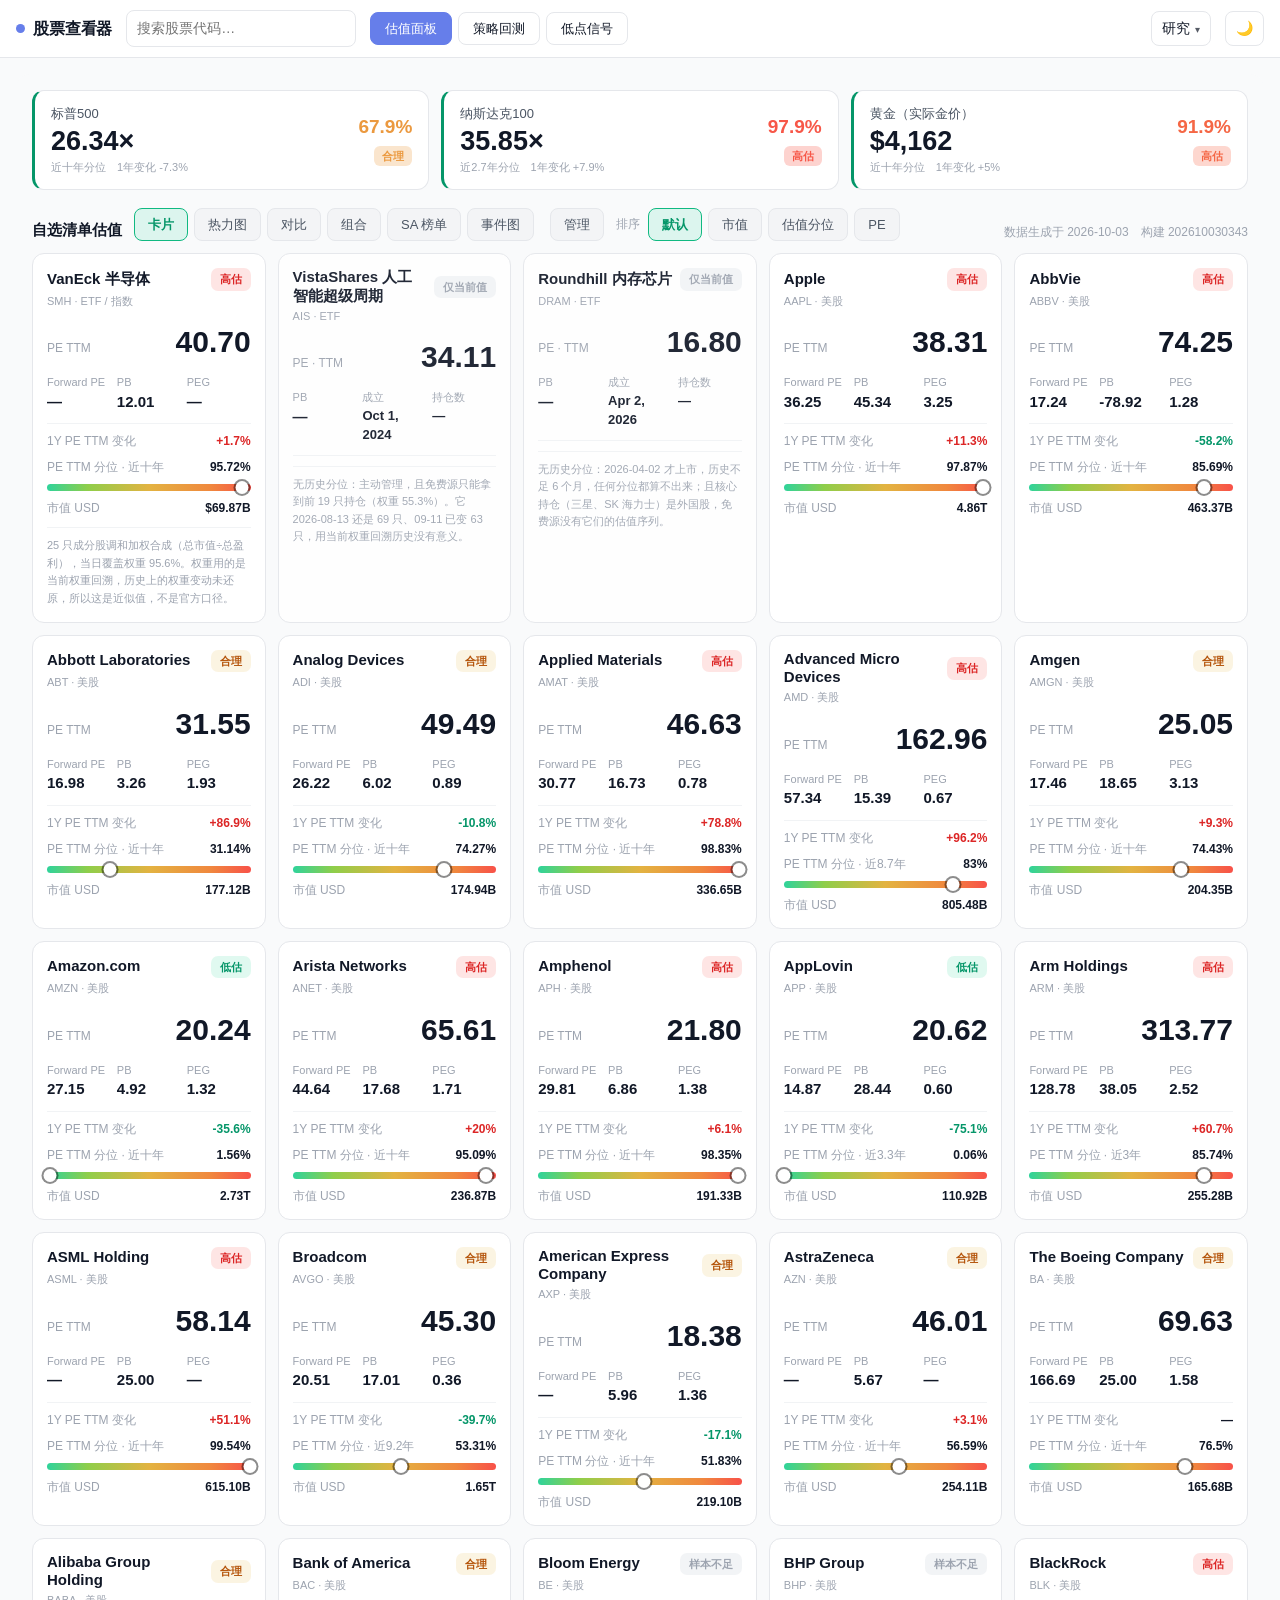
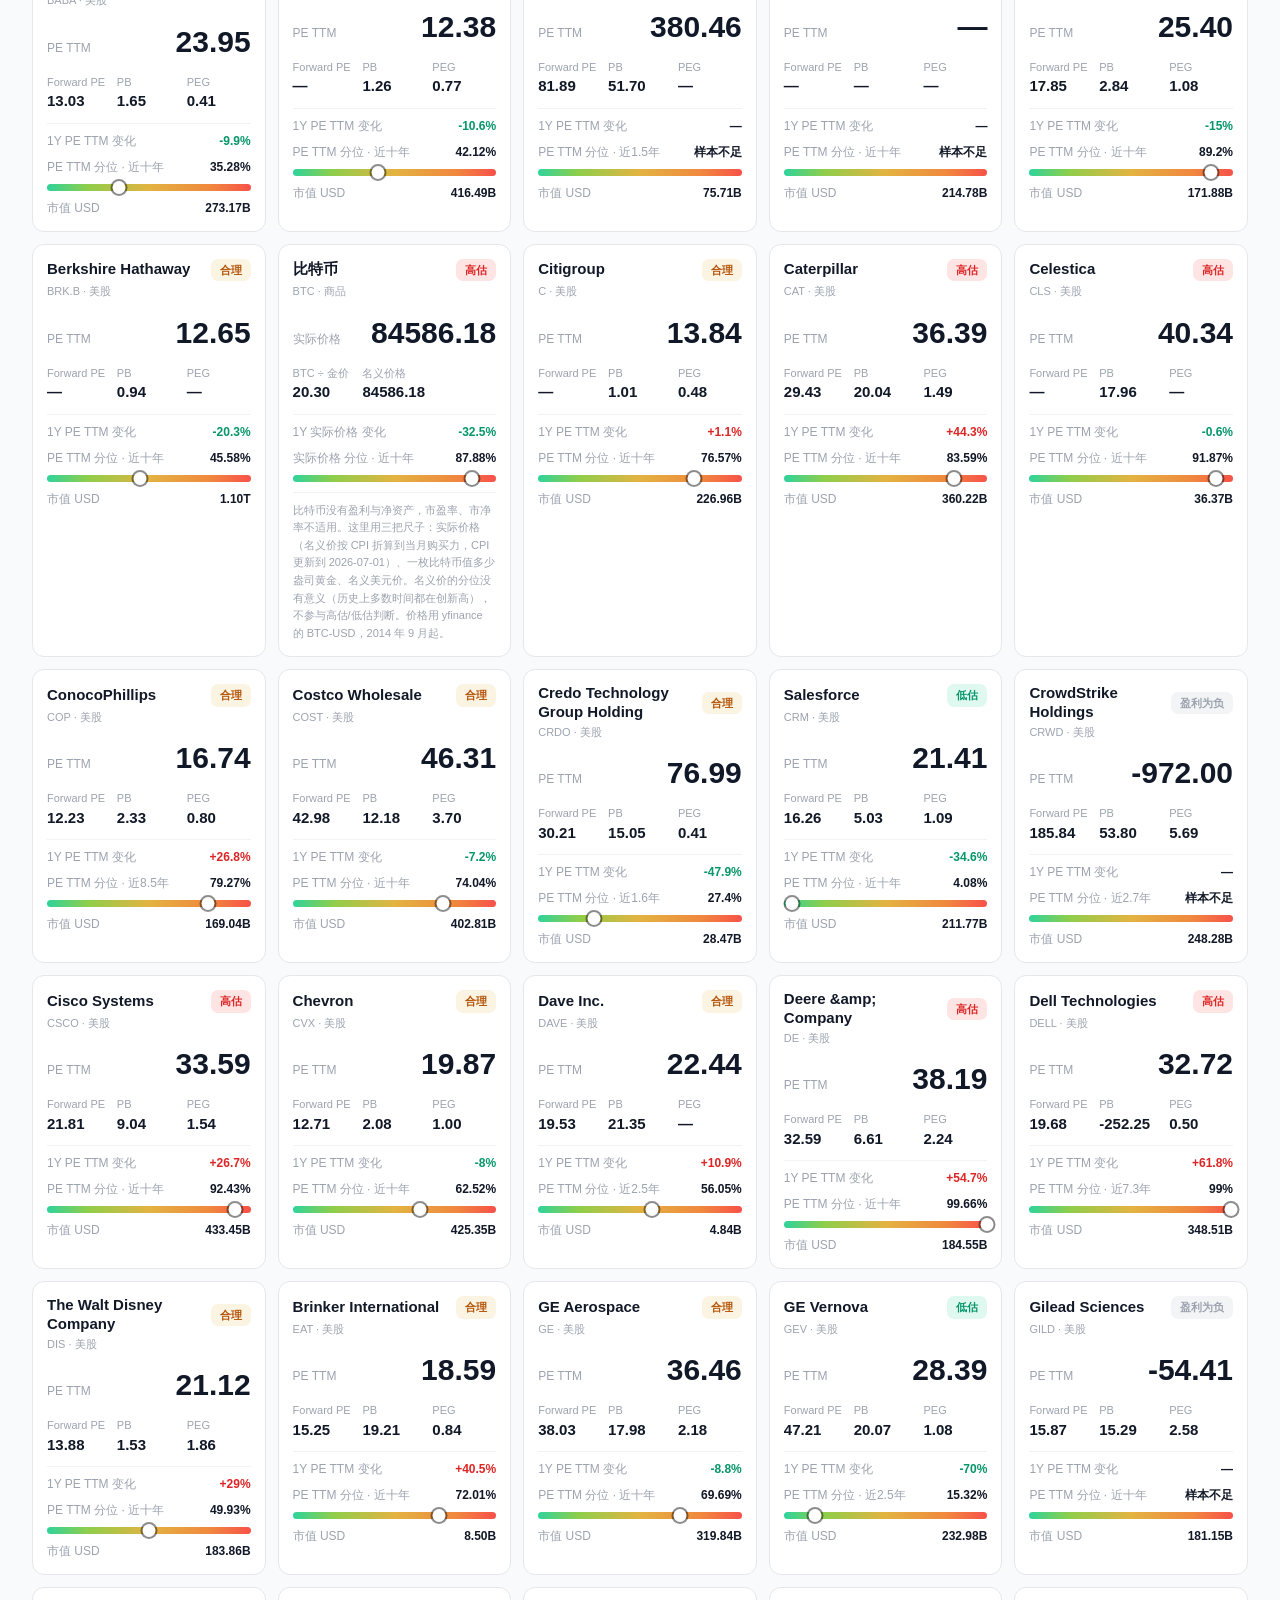
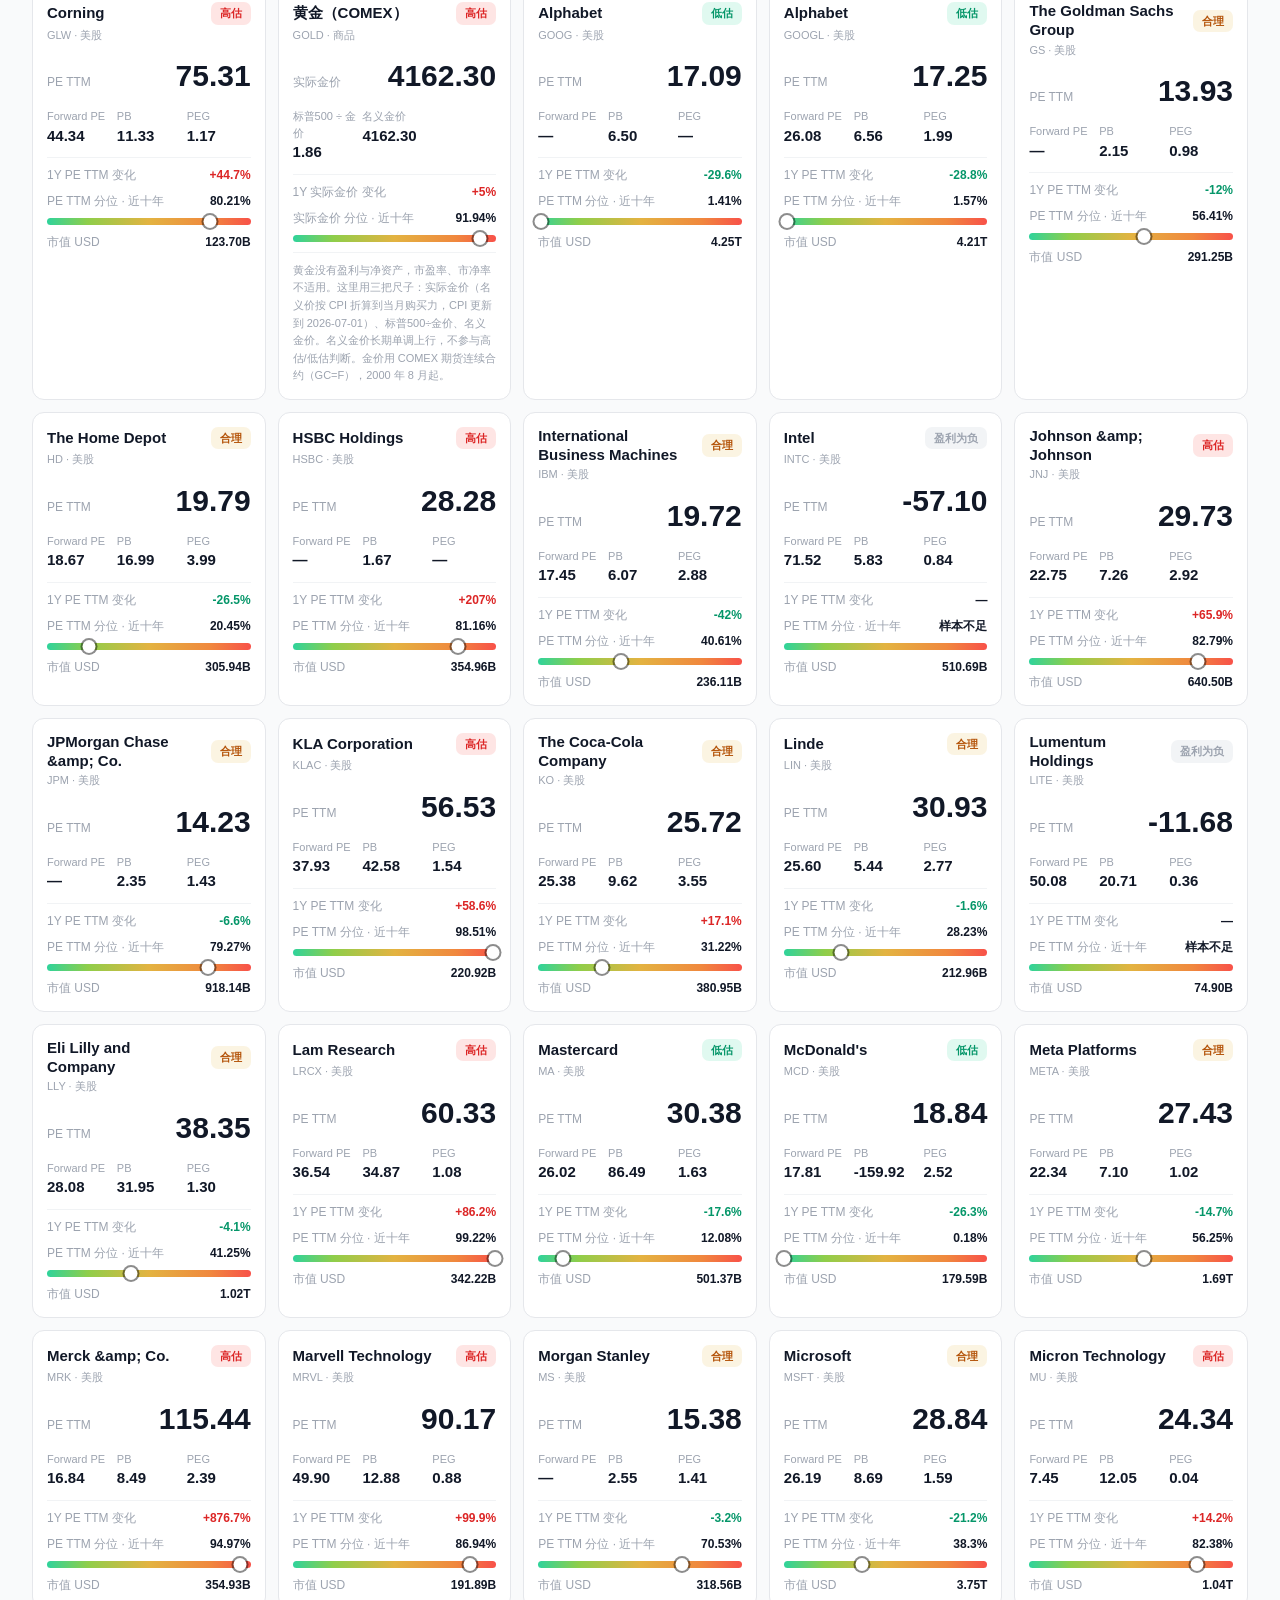
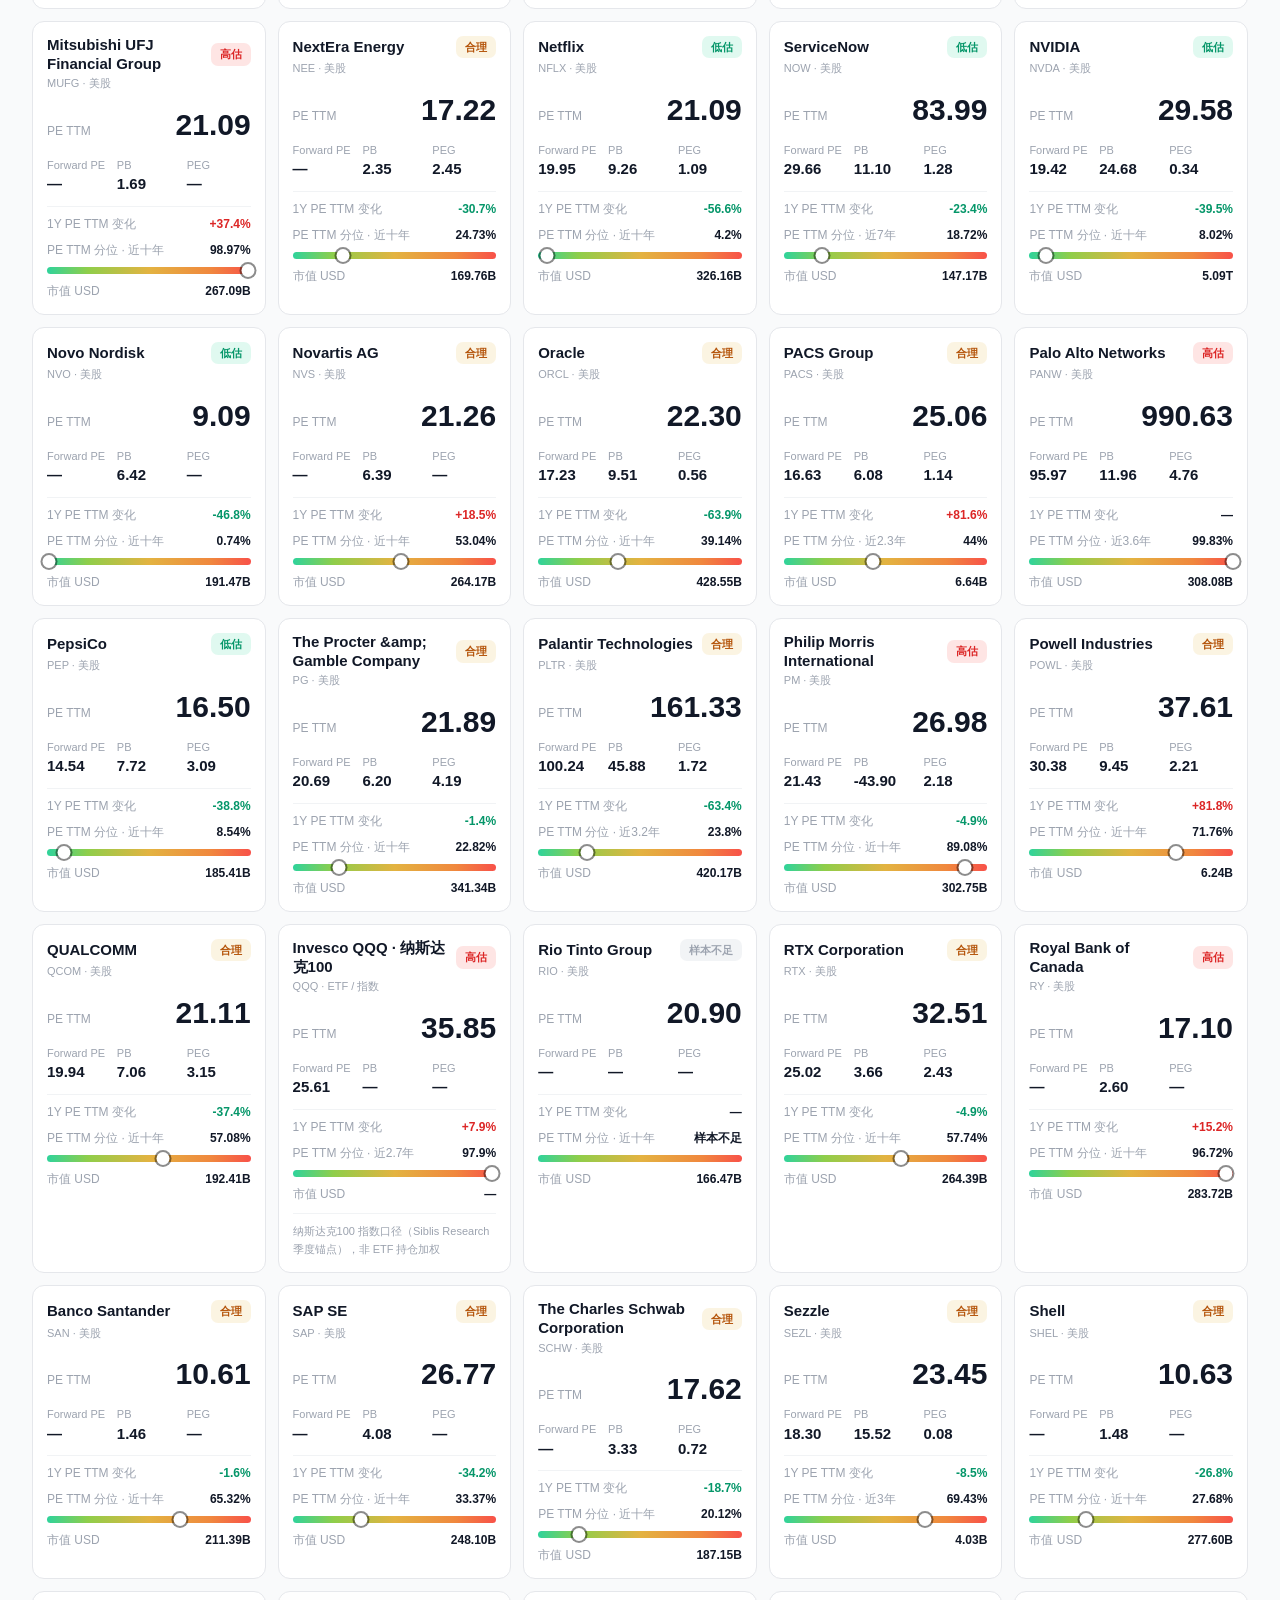
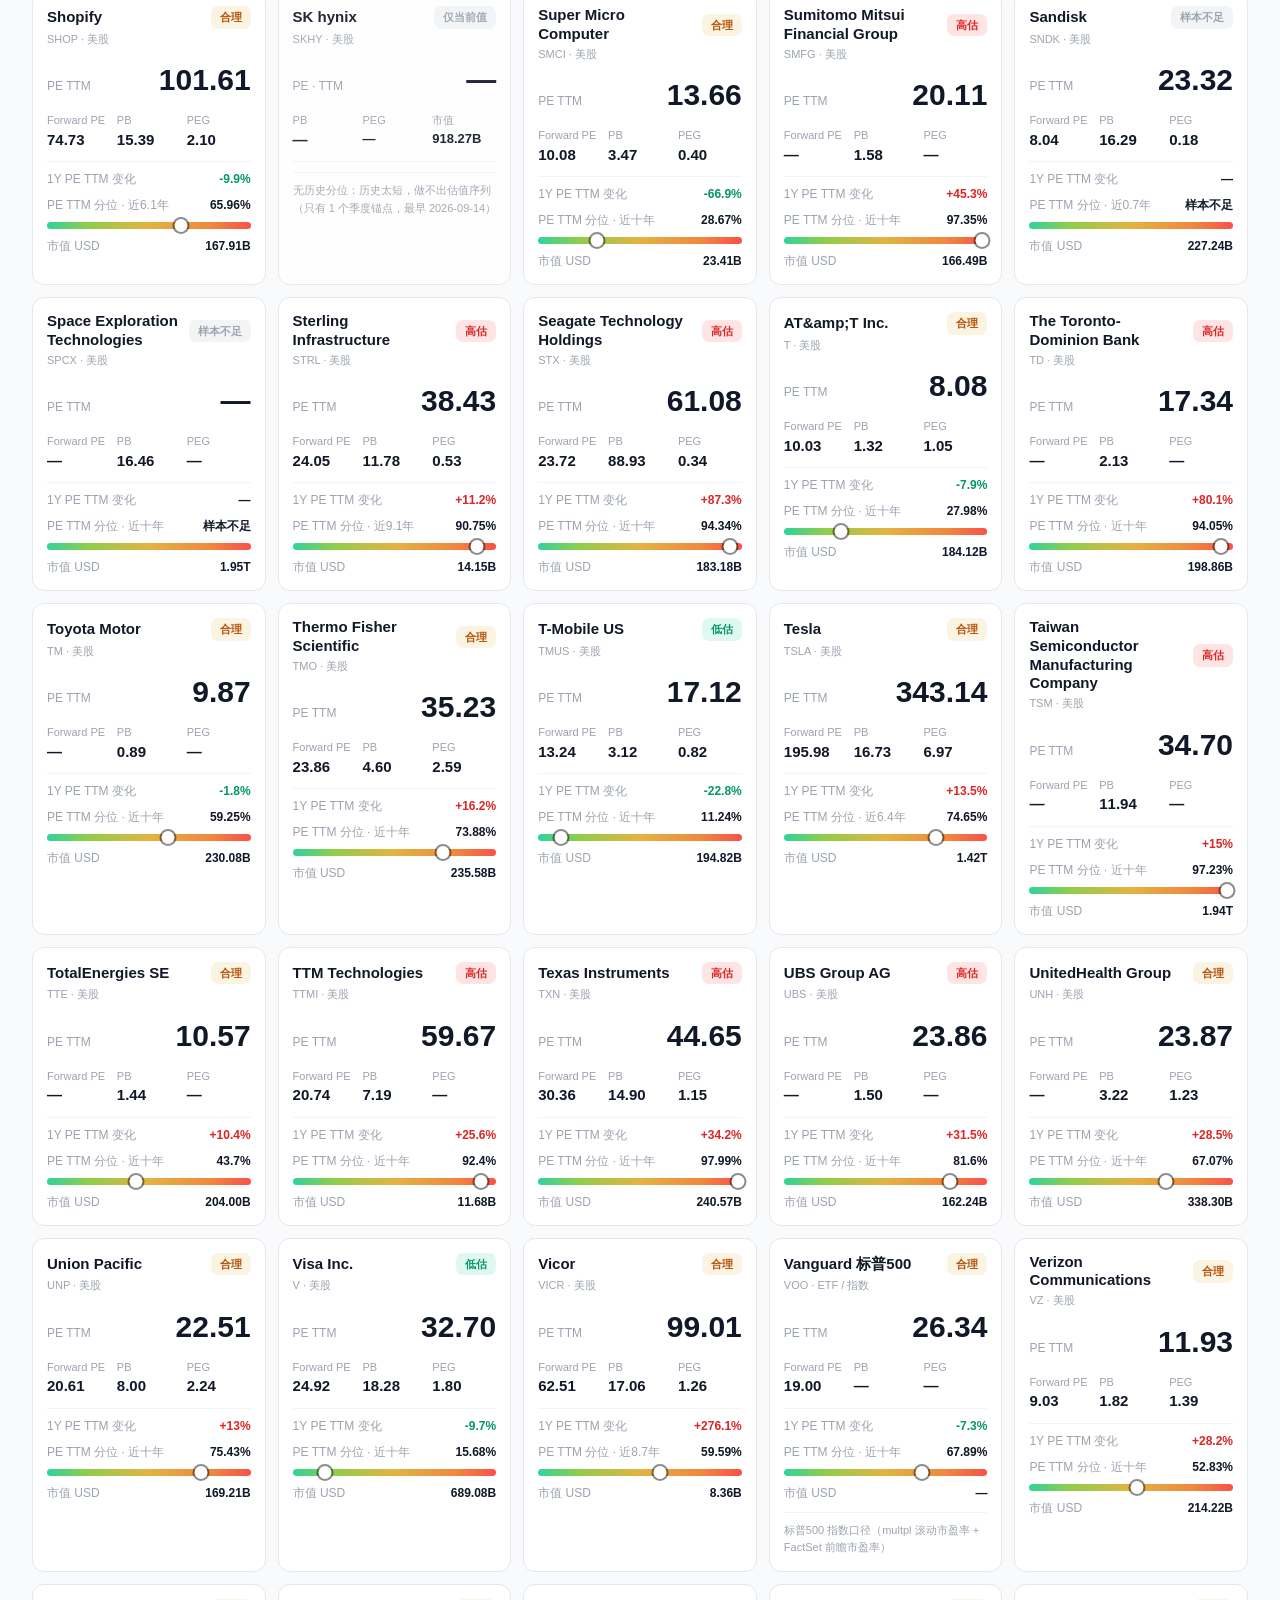
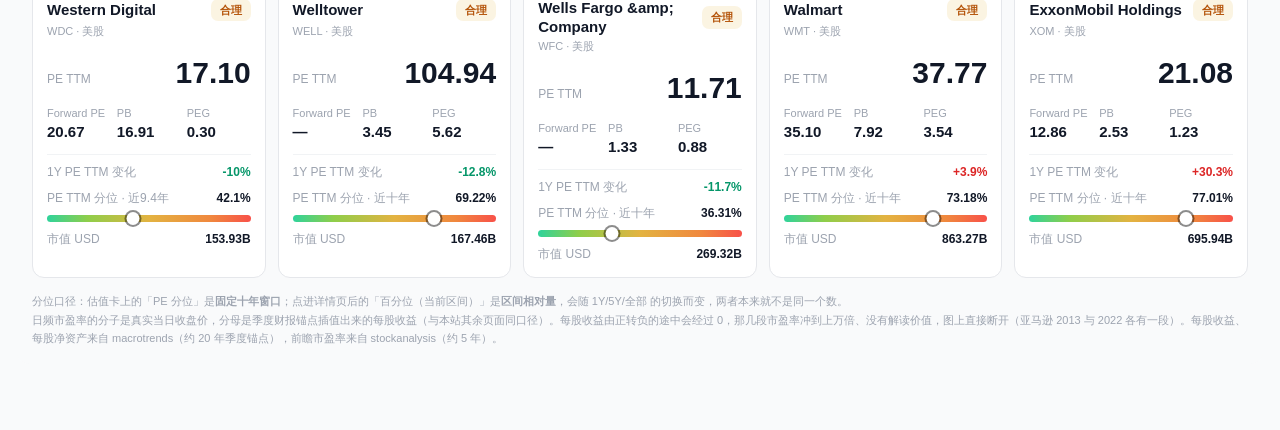
<file: index.html>
<!DOCTYPE html>
<html lang="zh" data-public="1" data-build="202610030343">
<head>
<meta charset="utf-8">
<meta name="viewport" content="width=device-width, initial-scale=1">
<title>股票查看器 · 低点信号</title>
<style>
:root{
  --bg:#f9fafb; --panel:#ffffff; --line:#e5e7eb; --line2:#f1f3f5;
  --ink:#111827; --ink2:#4b5563; --ink3:#9ca3af;
  --brand:#667eea; --brand-d:#4f5fd4; --sig:#764ba2;
  --buy:#059669; --sell:#dc2626; --warn:#b45309;
  --ma1:#f59e0b; --ma2:#0ea5e9; --band:rgba(118,75,162,.10);
  --hover:#f3f4f6; --surface:#ffffff; --grid:#e5e7eb; --ink-3:#9ca3af;
  --warnbg:#fffbeb; --warnline:#fde68a; --cursor:#9ca3af;
  color-scheme: light;
}
/* 暗色：整站一套，由顶栏那个开关切换（存在 localStorage.sv_theme） */
html[data-theme="dark"]{
  --bg:#0d1117; --panel:#161b22; --line:#262d38; --line2:#1e242e;
  --ink:#e6edf7; --ink2:#9aa7b8; --ink3:#6b7685;
  --brand:#7c8cf8; --brand-d:#8b9aff; --sig:#a78bfa;
  --buy:#2fd39b; --sell:#f85149; --warn:#e3b341;
  --ma1:#f0883e; --ma2:#58a6ff; --band:rgba(167,139,250,.14);
  --hover:#1c2128; --surface:#161b22; --grid:#262d38; --ink-3:#6b7685;
  --warnbg:#2b2413; --warnline:#5c4a16; --cursor:#6b7685;
  color-scheme: dark;
}
/* 估值面板本来就是照着暗色设计的；亮色模式下给它一套对应的浅色，免得整页黑白打架 */
html[data-theme="light"] #view-val{
  --bg:#f9fafb; --panel:#ffffff; --panel2:#f3f4f6; --line:#e5e7eb; --line2:#f1f3f5;
  --ink:#111827; --ink2:#4b5563; --ink3:#9ca3af;
  --accent:#059669; --accent-d:#10b981; --pctline:#4f5fd4; --amber:#b45309;
  --cheap:#059669; --fair:#b45309; --rich:#dc2626;
}
*{box-sizing:border-box}
body{margin:0;background:var(--bg);color:var(--ink);
  font:14px/1.5 -apple-system,BlinkMacSystemFont,"Segoe UI","Noto Sans SC","PingFang SC","Microsoft YaHei",Helvetica,Arial,sans-serif;}
button,select,input{font:inherit;color:inherit}
a{color:var(--brand-d)}

/* ---------- 顶栏 ---------- */
header{background:var(--panel);border-bottom:1px solid var(--line);position:sticky;top:0;z-index:20}
.hdr{max-width:1360px;margin:0 auto;padding:10px 16px;display:flex;align-items:center;gap:14px;flex-wrap:wrap}
.brand{font-size:16px;font-weight:600;letter-spacing:-.01em;display:flex;align-items:center;gap:8px}
.brand .dot{width:9px;height:9px;border-radius:50%;background:var(--brand)}
.spacer{flex:1}
.tickerbox{position:relative}
.tickerbox input{width:230px;padding:7px 10px;border:1px solid var(--line);border-radius:8px;background:var(--panel);color:var(--ink)}
.tickerbox input:focus{outline:2px solid rgba(102,126,234,.35);outline-offset:0;border-color:var(--brand)}
.sugg{position:absolute;top:100%;left:0;right:0;margin-top:4px;background:var(--panel);border:1px solid var(--line);
  border-radius:8px;box-shadow:0 8px 24px rgba(0,0,0,.08);max-height:280px;overflow:auto;z-index:30}
.sugg div{padding:8px 10px;cursor:pointer;display:flex;gap:8px;align-items:baseline}
.sugg div:hover,.sugg div.on{background:var(--hover)}
.sugg b{font-weight:600}
.sugg span{color:var(--ink3);font-size:12px}
.langbtn{border:1px solid var(--line);background:var(--panel);border-radius:8px;padding:6px 10px;cursor:pointer}
.langbtn:hover{background:var(--hover)}

/* ---------- 布局 ---------- */
main{max-width:1360px;margin:0 auto;padding:16px}
/* 信号页保持原来的「主图 + 右侧栏」两列；估值页是自己的布局，所以 grid 下移到视图容器上 */
#view-signal{display:grid;grid-template-columns:1fr 340px;gap:16px;align-items:start}
/* hidden 属性只是 display:none 的一个低优先级默认值，会被上面这条 display:grid 盖掉，
   所以切页签时必须显式把它压回去，否则两个视图会同时出现 */
#view-signal[hidden],#view-val[hidden],#view-bt[hidden]{display:none}
/* 同样的坑：.cards / .seg 这些自己设了 display，会把 hidden 属性盖掉，
   导致切视图时卡片墙和对比视图同时出现。这里一次性压住。 */
#view-val [hidden]{display:none !important}
@media(max-width:1000px){#view-signal{grid-template-columns:1fr}}

/* ---------- 页签 ---------- */
.tabs{display:flex;gap:6px}
.tabs button{border:1px solid var(--line);background:var(--panel);border-radius:8px;padding:6px 14px;cursor:pointer;font-size:13px}
.tabs button:hover{background:var(--hover)}
.tabs button.on{background:var(--brand);border-color:var(--brand);color:#fff}

/* ---------- 新版本提示条 ---------- */
.verbar{position:fixed;left:50%;bottom:20px;transform:translateX(-50%);z-index:60;
  display:flex;align-items:center;gap:12px;flex-wrap:wrap;justify-content:center;
  background:var(--panel);border:1px solid var(--line);border-radius:12px;
  padding:11px 16px;box-shadow:0 10px 32px rgba(0,0,0,.22);font-size:13px;max-width:92vw}
.verbar button{border:1px solid var(--line);background:var(--panel);border-radius:8px;
  padding:5px 12px;cursor:pointer;font-size:13px}
.verbar button.go{background:var(--brand);border-color:var(--brand);color:#fff;font-weight:600}
.verbar label{display:flex;align-items:center;gap:5px;color:var(--ink3);font-size:12px;cursor:pointer}

/* ---------- 策略回测 ---------- */
#view-bt{--panel2:var(--hover);max-width:1100px;margin:0 auto}
#view-bt h2{font-size:20px;margin:0 0 4px}
#view-bt .btsec{background:var(--panel);border:1px solid var(--line);border-radius:12px;
  padding:16px 18px;margin-bottom:16px}
#view-bt .btdesc{font-size:12.5px;color:var(--ink2);line-height:1.8;margin-bottom:12px}
#view-bt table{width:100%;border-collapse:collapse;font-size:13px;font-variant-numeric:tabular-nums}
#view-bt th{text-align:left;font-weight:500;color:var(--ink3);font-size:11px;
  padding:7px 8px;border-bottom:1px solid var(--line);white-space:nowrap}
#view-bt td{padding:8px;border-bottom:1px solid var(--line2)}
#view-bt td.r,#view-bt th.r{text-align:right}
#view-bt .pos{color:var(--buy);font-weight:600} #view-bt .neg{color:var(--sell);font-weight:600}
#view-bt .kindrow{background:var(--hover);font-weight:700}
#view-bt .sub{font-size:11px;color:var(--ink3)}
#view-bt .btnote{margin-top:12px;font-size:11.5px;color:var(--ink3);line-height:1.8}
#view-bt .btwrap2{overflow-x:auto}
#view-bt .warn{background:var(--warnbg);border:1px solid var(--warnline);border-radius:9px;
  padding:10px 13px;font-size:12.5px;line-height:1.8;margin-bottom:14px}

/* ---------- 首屏加载提示 ---------- */
#boot{padding:64px 16px;text-align:center;color:var(--ink3);font-size:14px;line-height:2}
#boot .sub{display:block;font-size:12px;color:var(--ink3);opacity:.75}

/* ---------- 估值面板（暗色）----------
   色值取自 data/source_docs/wechat_valuation/估值网站界面规格_从截图逆向_20260915.md。
   变量全部定义在 #view-val 这个容器上，不动 :root——上面的信号页仍是亮色，切页签零副作用。 */
#view-val{
  --bg:#0d1117; --panel:#161b22; --panel2:#1c2128; --line:#262d38; --line2:#1e242e;
  --ink:#e6edf7; --ink2:#9aa7b8; --ink3:#6b7685;
  --accent:#2fd39b; --accent-d:#1f9c73; --pctline:#6b8afd; --amber:#e3b341;
  --cheap:#2fd39b; --fair:#e3b341; --rich:#f85149;
  background:var(--bg);color:var(--ink);border-radius:14px;padding:16px;
}
#view-val a{color:var(--accent)}
#view-val h1{font-size:24px;margin:2px 0 0;font-weight:650;letter-spacing:-.01em}
#view-val h2{font-size:15px;margin:0;font-weight:600}
#view-val .valbar{display:flex;align-items:flex-end;gap:12px;margin-bottom:12px}
#view-val .spacer{flex:1}
#view-val .vnote{color:var(--ink3);font-size:12px}
#view-val .crumb{color:var(--ink3);font-size:12px;margin-bottom:6px}
#view-val .crumb .sep{margin:0 6px}
#view-val .vcard{background:var(--panel);border:1px solid var(--line);border-radius:12px;padding:12px}
#view-val .vhd{display:flex;justify-content:space-between;align-items:baseline;margin-bottom:8px;font-size:13px;font-weight:600}

/* 指标 / 区间 分段按钮 */
#view-val .segrow{display:flex;gap:18px;flex-wrap:wrap;margin:10px 0 14px}
#view-val .seg{display:flex;gap:6px;flex-wrap:wrap}
#view-val .seg button{border:1px solid var(--line);background:var(--panel2);color:var(--ink2);
  border-radius:8px;padding:6px 13px;cursor:pointer;font-size:13px}
#view-val .seg button:hover{border-color:var(--accent-d);color:var(--ink)}
#view-val .seg button.on{background:rgba(47,211,155,.14);border-color:var(--accent-d);color:var(--accent);font-weight:600}

/* 四张 KPI 卡 */
#view-val .kpis{display:grid;grid-template-columns:repeat(4,1fr);gap:12px;margin-bottom:14px}
@media(max-width:820px){#view-val .kpis{grid-template-columns:repeat(2,1fr)}}
#view-val .kpi{background:var(--panel);border:1px solid var(--line);border-radius:12px;padding:12px 14px}
#view-val .kpi.hi{border-top:2px solid var(--accent)}
#view-val .kpi .k{font-size:12px;color:var(--ink3);margin-bottom:6px}
#view-val .kpi .v{font-size:26px;font-weight:650;font-variant-numeric:tabular-nums}
#view-val .kpi.hi .v{color:var(--accent)}
#view-val .kpi .v.amber{color:var(--amber)}

/* 双图 */
#view-val .duo{display:grid;grid-template-columns:1fr 1fr;gap:14px}
@media(max-width:980px){#view-val .duo{grid-template-columns:1fr}}
#view-val .plotbox{position:relative;width:100%}
#view-val .plotbox canvas{position:absolute;inset:0;width:100%;height:100%}

/* 五段渐变分位条 */
#view-val .posrow{display:flex;justify-content:space-between;font-size:12px;color:var(--ink3);margin-top:10px}
#view-val .posrow span:last-child{color:var(--ink);font-weight:600}
#view-val .gradbar{position:relative;height:7px;border-radius:4px;margin:6px 0 4px;
  background:linear-gradient(90deg,#2fd39b 0%,#8fce4a 20%,#e3b341 50%,#f0883e 80%,#f85149 100%)}
#view-val .gradbar .knob{position:absolute;top:-3px;width:13px;height:13px;border-radius:50%;
  background:#fff;box-shadow:0 0 0 2px rgba(0,0,0,.45);transform:translateX(-50%)}
#view-val .gradtick{display:flex;justify-content:space-between;font-size:10px;color:var(--ink3)}

/* 估值卡网格 */
#view-val .cards{display:grid;grid-template-columns:repeat(auto-fill,minmax(228px,1fr));gap:12px}
#view-val .vc{background:var(--panel);border:1px solid var(--line);border-radius:12px;padding:14px;cursor:pointer}
#view-val .vc:hover{border-color:var(--accent-d)}
#view-val .vc .top{display:flex;align-items:center;gap:8px;margin-bottom:2px}
#view-val .vc .nm{font-size:15px;font-weight:650}
#view-val .vc .tk{font-size:11px;color:var(--ink3);margin-bottom:10px}
#view-val .vc .badge{margin-left:auto;font-size:11px;padding:3px 9px;border-radius:7px;font-weight:600;white-space:nowrap;flex:none}
#view-val .vc .top{gap:8px}
#view-val .vc .nm{line-height:1.25}
#view-val .vc .badge.cheap{background:rgba(47,211,155,.15);color:var(--cheap)}
#view-val .vc .badge.fair{background:rgba(227,179,65,.15);color:var(--fair)}
#view-val .vc .badge.rich{background:rgba(248,81,73,.15);color:var(--rich)}
#view-val .vc .badge.na{background:rgba(155,167,184,.13);color:var(--ink3)}
#view-val .vc .big{display:flex;align-items:baseline;justify-content:space-between;margin-bottom:10px}
#view-val .vc .big .lab{font-size:12px;color:var(--ink3)}
#view-val .vc .big .num{font-size:30px;font-weight:650;font-variant-numeric:tabular-nums}
#view-val .vc .tri{display:grid;grid-template-columns:repeat(3,1fr);gap:6px;
  padding-bottom:10px;border-bottom:1px solid var(--line2)}
#view-val .vc .tri .k{font-size:11px;color:var(--ink3)}
#view-val .vc .tri .v{font-size:15px;font-weight:600;font-variant-numeric:tabular-nums}
#view-val .vc .kv{display:flex;justify-content:space-between;font-size:12px;color:var(--ink3);margin-top:8px}
#view-val .vc .kv b{color:var(--ink);font-weight:600;font-variant-numeric:tabular-nums}
#view-val .vc .kv b.good{color:var(--cheap)} #view-val .vc .kv b.bad{color:var(--rich)}
#view-val .vc .why{margin-top:10px;padding-top:9px;border-top:1px solid var(--line2);
  font-size:11px;color:var(--ink3);line-height:1.6}
#view-val .vc.nohist{cursor:default;opacity:.92}
#view-val .vc.nohist:hover{border-color:var(--line)}
/* 热力图 */
#view-val .heat{display:grid;grid-template-columns:repeat(auto-fill,minmax(132px,1fr));gap:8px}
#view-val .hc{border-radius:10px;padding:11px 12px;cursor:pointer;border:1px solid transparent;
  transition:transform .08s}
#view-val .hc:hover{transform:translateY(-2px);border-color:var(--ink)}
#view-val .hc .t{font-size:13px;font-weight:700}
#view-val .hc .p{font-size:22px;font-weight:700;font-variant-numeric:tabular-nums;line-height:1.25}
#view-val .hc .v{font-size:11px;opacity:.85}
#view-val .heatlegend{display:flex;align-items:center;margin-top:14px;font-size:11px;color:var(--ink3)}
#view-val .heatsec{margin-bottom:16px}
#view-val .heatsec>h3{margin:0 0 7px;font-size:12px;font-weight:600;color:var(--ink2);
  display:flex;align-items:baseline;gap:8px}
#view-val .heatsec>h3 span{font-size:11px;color:var(--ink3);font-weight:400}

/* 多标的对比 */
#view-val .cmptop{display:flex;gap:18px;flex-wrap:wrap;margin-bottom:12px}
#view-val .cmpwrap{display:grid;grid-template-columns:1.6fr 1fr;gap:14px}
@media(max-width:1040px){#view-val .cmpwrap{grid-template-columns:1fr}}
#view-val .cmplegend{display:flex;gap:14px;flex-wrap:wrap;margin-bottom:8px;font-size:12px}
#view-val .cmplegend i{display:inline-block;width:9px;height:9px;border-radius:50%;margin-right:5px}
#view-val .cmptable{width:100%;border-collapse:collapse;font-size:13px}
#view-val .cmptable th{text-align:left;font-weight:500;color:var(--ink3);font-size:11px;padding:6px 8px;
  border-bottom:1px solid var(--line)}
#view-val .cmptable td{padding:8px;border-bottom:1px solid var(--line2);font-variant-numeric:tabular-nums}
#view-val .cmptable td.r{text-align:right}
#view-val .cmppick{display:flex;gap:6px;flex-wrap:wrap;margin-top:10px}
#view-val .cmppick button{border:1px solid var(--line);background:var(--panel2);color:var(--ink2);
  border-radius:7px;padding:4px 9px;cursor:pointer;font-size:12px}
#view-val .cmppick button.on{background:rgba(47,211,155,.14);border-color:var(--accent-d);color:var(--accent)}

#view-val .satab{width:100%;border-collapse:collapse;font-size:13px}
#view-val .satab th{text-align:left;font-weight:500;color:var(--ink3);font-size:11px;
  padding:7px 8px;border-bottom:1px solid var(--line)}
#view-val .satab td{padding:8px;border-bottom:1px solid var(--line2);font-variant-numeric:tabular-nums}
#view-val .satab td.r{text-align:right}
#view-val .satab tr.clickable{cursor:pointer}
#view-val .satab tr.clickable:hover td{background:var(--panel2)}
#view-val .sapill{display:inline-block;padding:1px 7px;border-radius:5px;font-size:11px;font-weight:600}
#view-val .sanote{font-size:11px;color:var(--ink3);line-height:1.7;margin-top:10px}

/* 事件图（一页纸，按 3:4 竖版排，直接截图就能发） */
#view-val .pstbar{display:flex;align-items:center;gap:12px;margin-bottom:14px;flex-wrap:wrap}
#view-val .poster{max-width:900px;margin:0 auto;background:var(--panel);
  border:1px solid var(--line);border-radius:14px;overflow:hidden}
#view-val .psthead{background:#1a56db;color:#fff;padding:26px 30px 22px}
#view-val .psthead h2{margin:0 0 8px;font-size:30px;font-weight:700;color:#fff;letter-spacing:-.02em}
#view-val .psthead .sub{font-size:14px;opacity:.9}
#view-val .pstbody{padding:20px 30px 26px}
#view-val .pstlegend{display:flex;align-items:center;gap:20px;font-size:13px;
  font-weight:600;margin-bottom:10px;flex-wrap:wrap}
#view-val .pstlegend .spacer{flex:1}
#view-val .pstlegend #pstLineNote{font-weight:400;color:var(--ink3)}
#view-val .pstlegend .dot{display:inline-block;width:9px;height:9px;border-radius:50%;
  margin-right:6px;vertical-align:middle}
#view-val .pstlegend .dot.up{background:#e02424} #view-val .pstlegend .dot.dn{background:#0e9f6e}
#view-val .pstchart{position:relative;height:330px;margin-bottom:12px}
#view-val .pstchart canvas{width:100%;height:100%}
#view-val .pstread{font-size:13px;font-weight:600;margin-bottom:6px}
#view-val .pstkey{font-size:13px;font-weight:700;color:#e02424;margin-bottom:18px;line-height:1.7}
#view-val .psttables{display:grid;grid-template-columns:1fr 1fr;gap:20px}
@media(max-width:700px){#view-val .psttables{grid-template-columns:1fr}}
#view-val .pstth{color:#fff;font-weight:700;font-size:15px;padding:9px 14px;border-radius:7px;margin-bottom:8px}
#view-val .pstth.up{background:#e02424} #view-val .pstth.dn{background:#0e9f6e}
#view-val .psttab table{width:100%;border-collapse:collapse;font-size:12.5px;
  font-variant-numeric:tabular-nums}
#view-val .psttab td{padding:6px 8px;border-bottom:1px solid var(--line2)}
#view-val .psttab tr:nth-child(even){background:var(--panel2)}
#view-val .psttab td.n{font-weight:700;width:46px}
#view-val .psttab td.v{text-align:right;font-weight:700}
#view-val .psttab .up td.n,#view-val .psttab .up td.v{color:#e02424}
#view-val .psttab .dn td.n,#view-val .psttab .dn td.v{color:#0e9f6e}
#view-val .pstmini{margin-top:14px;font-size:13px;line-height:1.9}
#view-val .pstmini b{font-size:15px}
#view-val .pstmini .hl{color:#1a56db;font-weight:700;font-size:14px}
#view-val .pstfoot{margin-top:20px;padding-top:12px;border-top:1px solid var(--line2);
  font-size:11px;color:var(--ink3);line-height:1.8}

/* 大盘概览条 */
#view-val .macrobar{display:grid;grid-template-columns:repeat(3,1fr);gap:12px;margin-bottom:18px}
@media(max-width:820px){#view-val .macrobar{grid-template-columns:1fr}}
#view-val .mb{background:var(--panel);border:1px solid var(--line);border-left:3px solid var(--accent);
  border-radius:12px;padding:13px 16px;cursor:pointer;display:flex;align-items:center;gap:14px}
#view-val .mb:hover{border-color:var(--accent-d);border-left-color:var(--accent)}
#view-val .mb .l{flex:1;min-width:0}
#view-val .mb .nm{font-size:13px;color:var(--ink2);margin-bottom:3px}
#view-val .mb .big{font-size:27px;font-weight:700;font-variant-numeric:tabular-nums;line-height:1.1}
#view-val .mb .sub{font-size:11px;color:var(--ink3);margin-top:3px}
#view-val .mb .r{text-align:right;flex:none}
#view-val .mb .pct{font-size:19px;font-weight:700;font-variant-numeric:tabular-nums}
#view-val .mb .badge{display:inline-block;font-size:11px;padding:2px 8px;border-radius:6px;
  margin-top:4px;font-weight:600}

/* 相关性矩阵 */
#view-val .corrtab{border-collapse:collapse;font-size:12px;font-variant-numeric:tabular-nums}
#view-val .corrtab th{padding:6px 9px;color:var(--ink3);font-weight:500;font-size:11px}
#view-val .corrtab th.rowh{text-align:right}
#view-val .corrtab td{padding:7px 10px;text-align:center;border-radius:6px;font-weight:600}

/* 回测 */
#view-val .btrow{display:flex;gap:20px;align-items:center;flex-wrap:wrap;margin-bottom:12px}
#view-val .btlab{font-size:12px;color:var(--ink3);display:flex;align-items:center;gap:8px}
#view-val .btlab b{color:var(--accent);font-size:14px;min-width:38px}
#view-val .btlab input{accent-color:var(--accent);width:150px}
#view-val .btwrap{display:grid;grid-template-columns:1fr 1fr;gap:16px}
@media(max-width:900px){#view-val .btwrap{grid-template-columns:1fr}}
#view-val .scwrap{position:relative;height:200px}
#view-val .scwrap canvas{width:100%;height:100%}

/* 投资组合 */
#view-val .pfwrap{display:grid;grid-template-columns:1fr 1.3fr;gap:14px}
@media(max-width:900px){#view-val .pfwrap{grid-template-columns:1fr}}
#view-val #cfgBox{width:100%;min-height:110px;margin-top:10px;resize:vertical;padding:9px;
  border-radius:9px;border:1px solid var(--line);background:var(--panel2);color:var(--ink);
  font:12px/1.6 "IBM Plex Mono",ui-monospace,Menlo,Consolas,monospace}
#view-val #pfInput{width:100%;min-height:190px;resize:vertical;padding:10px;border-radius:9px;
  border:1px solid var(--line);background:var(--panel2);color:var(--ink);
  font:13px/1.7 "IBM Plex Mono",ui-monospace,Menlo,Consolas,monospace}
#view-val #pfInput:focus{outline:2px solid rgba(47,211,155,.3);border-color:var(--accent-d)}
#view-val .pfbar{display:flex;align-items:center;gap:8px;margin:5px 0;font-size:12px}
#view-val .pfbar .nm{width:78px;color:var(--ink2);flex:none}
#view-val .pfbar .tr{flex:1;height:9px;border-radius:5px;background:var(--panel2);overflow:hidden}
#view-val .pfbar .fi{height:100%;border-radius:5px;background:var(--accent)}
#view-val .pfbar .pc{width:52px;text-align:right;color:var(--ink);font-variant-numeric:tabular-nums}

/* 图上的十字准星气泡 */
#view-val .plotwrap{position:relative}
#view-val .ptip{position:absolute;pointer-events:none;z-index:5;white-space:nowrap;
  background:var(--panel2);border:1px solid var(--line);border-radius:8px;padding:7px 10px;
  font-size:12px;line-height:1.7;box-shadow:0 6px 20px rgba(0,0,0,.35)}
#view-val .ptip b{font-size:14px;font-variant-numeric:tabular-nums}
#view-val .ptip .dt{color:var(--ink3);font-size:11px}

/* 区间刷 */
#view-val .brush{position:relative;height:46px;border:1px solid var(--line);border-radius:9px;
  background:var(--panel2);overflow:hidden;touch-action:none;cursor:crosshair}
#view-val .brush canvas{position:absolute;inset:0;width:100%;height:100%}
#view-val .brush .sel{position:absolute;top:0;bottom:0;background:rgba(47,211,155,.16);
  border-left:2px solid var(--accent);border-right:2px solid var(--accent)}
#view-val .brush .h{position:absolute;top:0;bottom:0;width:11px;cursor:ew-resize}
#view-val .brush .h.hl{left:-6px} #view-val .brush .h.hr{right:-6px}
#view-val .brush .h:after{content:"";position:absolute;top:50%;left:50%;width:3px;height:18px;
  transform:translate(-50%,-50%);border-radius:2px;background:var(--accent)}

#view-val .wirow{display:flex;gap:18px;align-items:center;flex-wrap:wrap}
#view-val #wiSlider{flex:1 1 280px;min-width:220px;accent-color:var(--accent);height:22px}
#view-val .wiout{display:flex;gap:22px;flex-wrap:wrap}
#view-val .wiout>div{display:flex;flex-direction:column;gap:2px;min-width:86px}
#view-val .wiout .k{font-size:11px;color:var(--ink3)}
#view-val .wiout .v{font-size:19px;font-weight:650;font-variant-numeric:tabular-nums}
#view-val .wiout .v.hi{color:var(--accent)}
#view-val .wiout .v.up{color:var(--rich)} #view-val .wiout .v.down{color:var(--cheap)}
#view-val .wifoot{margin-top:9px;font-size:11px;color:var(--ink3);line-height:1.6}
#view-val .vfoot{margin-top:14px;font-size:11px;color:var(--ink3);line-height:1.7}

/* ---------- 窄屏（手机）----------
   原则：横向永远不出现滚动条；能点的东西都留到 40px 左右的触摸高度；
   两张并排的图改成上下堆叠；表格单独套一层横向滚动，不撑破页面。 */
@media(max-width:640px){
  .hdr{padding:8px 10px;gap:8px}
  .brand{font-size:14px}
  .tickerbox{order:3;flex:1 1 100%}
  .tickerbox input{width:100%}
  .tabs button{padding:6px 10px;font-size:12px}
  main{padding:10px}
  #view-val{padding:12px;border-radius:12px}
  #view-val h1{font-size:19px}
  #view-val .valbar{flex-wrap:wrap;gap:8px}
  #view-val .segrow{gap:10px}
  #view-val .seg button{padding:7px 11px}          /* 手指点得到 */
  #view-val .kpis{grid-template-columns:repeat(2,1fr);gap:8px}
  #view-val .kpi .v{font-size:21px}
  #view-val .duo{grid-template-columns:1fr}
  #view-val .cards{grid-template-columns:1fr 1fr;gap:8px}
  #view-val .vc{padding:11px}
  #view-val .vc .big .num{font-size:24px}
  #view-val .vc .tri .v{font-size:13px}
  #view-val .heat{grid-template-columns:repeat(auto-fill,minmax(104px,1fr));gap:6px}
  #view-val .hc .p{font-size:18px}
  #view-val .brush{height:56px}                    /* 拖起来不至于点不中 */
  #view-val .brush .h{width:22px}
  #view-val .brush .h.hl{left:-11px} #view-val .brush .h.hr{right:-11px}
  #view-val .wiout{gap:14px}
  #view-val .wiout .v{font-size:17px}
  #view-val .cmptable{font-size:12px}
  #view-signal{gap:10px}
}
@media(max-width:400px){
  #view-val .cards{grid-template-columns:1fr}
  #view-val .kpis{grid-template-columns:1fr 1fr}
}
.card{background:var(--panel);border:1px solid var(--line);border-radius:12px}
.card>h2{margin:0;padding:12px 14px;border-bottom:1px solid var(--line2);font-size:14px;font-weight:600}
.card>.body{padding:14px}

/* ---------- 读数条 ---------- */
.quote{display:flex;gap:10px;align-items:flex-end;flex-wrap:wrap;padding:14px 14px 10px}
.quote .name{font-size:18px;font-weight:600}
.quote .code{color:var(--ink3);font-size:13px;font-weight:500}
.stats{display:flex;gap:22px;flex-wrap:wrap;padding:0 14px 12px}
.stat{min-width:84px}
.stat .k{font-size:11px;color:var(--ink3);letter-spacing:.02em}
.stat .v{font-size:16px;font-weight:600;font-variant-numeric:tabular-nums}
.up{color:var(--buy)} .down{color:var(--sell)}

/* ---------- 时间范围 ---------- */
.ranges{display:flex;gap:6px;padding:0 14px 12px;flex-wrap:wrap}
.ranges button{border:1px solid var(--line);background:var(--panel);border-radius:7px;padding:5px 11px;cursor:pointer;font-size:13px}
.ranges button:hover{background:var(--hover)}
.ranges button.on{background:var(--brand);border-color:var(--brand);color:#fff}

/* ---------- 图 ---------- */
.chartwrap{position:relative;padding:0 8px 8px}
canvas{display:block;width:100%;touch-action:none}
#tip{position:absolute;pointer-events:none;background:rgba(17,24,39,.93);color:#fff;border-radius:8px;
  padding:8px 10px;font-size:12px;line-height:1.55;opacity:0;transition:opacity .08s;white-space:nowrap;z-index:10}
#tip .r{display:flex;justify-content:space-between;gap:14px}
#tip .sw{display:inline-block;width:8px;height:8px;border-radius:2px;margin-right:5px}
.legend{display:flex;gap:16px;flex-wrap:wrap;padding:2px 14px 12px;font-size:12px;color:var(--ink2)}
.legend i{display:inline-block;width:18px;height:3px;border-radius:2px;margin-right:6px;vertical-align:middle}
.legend .pt{width:9px;height:9px;border-radius:50%}

/* ---------- 信号面板 ---------- */
.addrow{display:flex;gap:8px;padding:0 14px 14px}
.addrow select{flex:1;padding:8px;border:1px solid var(--line);border-radius:8px;background:var(--panel);color:var(--ink)}
.addrow button{padding:8px 14px;border:0;border-radius:8px;background:var(--brand);color:#fff;cursor:pointer;font-weight:500}
.addrow button:hover{background:var(--brand-d)}
.sig{border:1px solid var(--line);border-radius:10px;margin:0 14px 10px;overflow:hidden}
.sig.off{opacity:.55}
.sig .top{display:flex;align-items:center;gap:8px;padding:9px 10px;background:#fafafa;border-bottom:1px solid var(--line2)}
.sig .top .ttl{flex:1;font-weight:600;font-size:13px}
.sig .tag{font-size:11px;padding:1px 6px;border-radius:999px;font-weight:600}
.tag.buy{background:#d1fae5;color:#065f46}
.tag.sell{background:#fee2e2;color:#991b1b}
.sig .x{border:0;background:none;cursor:pointer;color:var(--ink3);font-size:16px;line-height:1;padding:2px 4px}
.sig .x:hover{color:var(--sell)}
.sig .params{padding:10px;display:grid;grid-template-columns:1fr 1fr;gap:8px}
.sig .params label{font-size:11px;color:var(--ink3);display:block;margin-bottom:3px}
.sig .params select,.sig .params input{width:100%;padding:6px;border:1px solid var(--line);border-radius:7px;background:var(--panel);color:var(--ink)}
.sig .params label span{white-space:nowrap}
.metricgrid{display:grid;grid-template-columns:1fr 1fr;gap:2px 6px}
.metricgrid label{display:flex;align-items:center;gap:6px;font-size:11.5px;cursor:pointer;white-space:nowrap}
/* 选择器要比上面的 .sig .params input{width:100%} 更具体，
   否则复选框会被拉成整行宽，文字被挤到右边，看起来像勾在了左边那个标签上 */
.sig .params .metricgrid input[type="checkbox"]{width:13px;height:13px;flex:0 0 auto;margin:0}
.metricgrid label:hover{color:var(--brand-d)}
.sig .desc{padding:0 10px 10px;font-size:12px;color:var(--ink2)}
.sig .hit{padding:8px 10px;border-top:1px solid var(--line2);font-size:12px;display:flex;justify-content:space-between;gap:8px}
.hit.fire{background:#ecfdf5;color:#065f46;font-weight:600}
.hit.fire.sellfire{background:#fef2f2;color:#991b1b}
.switch{position:relative;width:34px;height:19px;flex:0 0 auto}
.switch input{opacity:0;width:0;height:0;position:absolute}
.switch span{position:absolute;inset:0;background:#d1d5db;border-radius:999px;cursor:pointer;transition:.15s}
.switch span:before{content:"";position:absolute;width:15px;height:15px;left:2px;top:2px;background:#fff;border-radius:50%;transition:.15s}
.switch input:checked+span{background:var(--brand)}
.switch input:checked+span:before{transform:translateX(15px)}

/* ---------- 表 ---------- */
table{width:100%;border-collapse:collapse;font-size:12.5px}
th,td{padding:7px 8px;text-align:right;border-bottom:1px solid var(--line2);font-variant-numeric:tabular-nums}
th:first-child,td:first-child{text-align:left}
th{color:var(--ink3);font-weight:500;font-size:11px;white-space:nowrap}
tbody tr:hover{background:#fafafa}
td.date{cursor:pointer;color:var(--brand-d)}
td.date:hover{text-decoration:underline}
.empty{padding:22px 14px;text-align:center;color:var(--ink3);font-size:13px}
.note{padding:10px 14px 14px;font-size:12px;color:var(--ink2);line-height:1.65}
.note b{color:var(--ink)}
.scroll{max-height:340px;overflow:auto}
footer{max-width:1360px;margin:0 auto;padding:6px 16px 40px;color:var(--ink3);font-size:12px;line-height:1.7}
.warnbox{margin:0 14px 14px;padding:10px 12px;background:var(--warnbg);border:1px solid var(--warnline);border-radius:9px;
  font-size:12px;color:#78350f;line-height:1.6}
</style>
<style>
.linkbtn{width:auto;padding:0 10px;text-decoration:none;display:inline-flex;align-items:center;font-size:12.5px}
/* 顶栏右侧的「研究」下拉。六个外链平铺已经把顶栏挤满了，收进菜单里，
   以后再加研究页也不用动布局。 */
.menu{position:relative}
.menu > button::after{content:"▾";margin-left:5px;font-size:10px;opacity:.7}
.menupop{position:absolute;right:0;top:calc(100% + 6px);z-index:60;min-width:216px;
  background:var(--panel);border:1px solid var(--line);border-radius:10px;padding:5px;
  box-shadow:0 8px 28px rgba(0,0,0,.18)}
.menupop a{display:block;padding:8px 10px;border-radius:7px;text-decoration:none;
  color:var(--ink);font-size:13px;line-height:1.35}
.menupop a:hover{background:var(--hover)}
.menupop a .sub{display:block;font-size:11px;color:var(--ink3);margin-top:1px}
.menupop hr{border:0;border-top:1px solid var(--line2);margin:5px 4px}
</style>
</head>
<body>

<header>
  <div class="hdr">
    <div class="brand"><span class="dot"></span><span data-t="title">股票查看器</span></div>
    <div class="tickerbox">
      <input id="search" autocomplete="off" data-tph="searchPh" placeholder="搜索股票代码…">
      <div class="sugg" id="sugg" hidden></div>
    </div>
    <div class="tabs">
      <button id="tabVal" class="on">估值面板</button>
      <button id="tabBt">策略回测</button>
      <button id="tabSignal">低点信号</button>
    </div>
    <div class="spacer"></div>
    <div class="menu">
      <button class="langbtn" id="researchBtn" data-t="researchBtn">研究</button>
      <div class="menupop" id="researchPop" hidden>
        <a href="breadth/"><span data-t="breadthLink">市场宽度</span><span class="sub" data-t="breadthSub">标普500 与纳指100 成分股的参与度</span></a>
        <a href="patterns/"><span data-t="patternsLink">日历规律存活名单</span><span class="sub" data-t="patternsSub">六方向 550+ 次检验：哪些季节性还活着</span></a>
        <a href="midterm/"><span data-t="midtermLink">中期选举年的十月低点</span><span class="sub" data-t="midtermSub">选举周期与十月低点的统计检验</span></a>
        <a href="entry/"><span data-t="entryLink">买点位置</span><span class="sub" data-t="entrySub">155 年统计下的买入点位分布</span></a>
        <a href="compound/"><span data-t="compLink">复利</span><span class="sub" data-t="compSub">收益率、本金、年限与 155 年涨跌全貌</span></a>
        <hr>
        <a href="marker/"><span data-t="markerLink">标注器</span><span class="sub" data-t="markerSub">在走势图上框选标注低点与高点</span></a>
      </div>
    </div>
    <button class="langbtn" id="theme" title="切换亮 / 暗">🌙</button>
  </div>
</header>

<main>
<!-- 数据文件有两三兆，慢网络下要等一会儿；先摆个明确的提示，别让人对着空白页面猜是不是坏了 -->
<div id="boot" hidden>正在加载行情数据…<span class="sub">低点信号那套数据约 2.8 MB，慢网络下要等一会儿</span></div>
<div id="view-signal" hidden>
  <!-- 左：图 -->
  <div>
    <section class="card" style="margin-bottom:16px">
      <div class="quote">
        <span class="name" id="qName">—</span><span class="code" id="qCode"></span>
      </div>
      <div class="stats">
        <div class="stat"><div class="k" data-t="mCur">当前价格</div><div class="v" id="mCur">—</div></div>
        <div class="stat"><div class="k" data-t="mChg">总涨跌幅</div><div class="v" id="mChg">—</div></div>
        <div class="stat"><div class="k" data-t="mHigh">最高价</div><div class="v" id="mHigh">—</div></div>
        <div class="stat"><div class="k" data-t="mLow">最低价</div><div class="v" id="mLow">—</div></div>
        <div class="stat"><div class="k" data-t="mAvg">平均价</div><div class="v" id="mAvg">—</div></div>
        <div class="stat"><div class="k" data-t="mSig">信号触发</div><div class="v" id="mSig">—</div></div>
      </div>
      <div class="ranges" id="ranges"></div>
      <div class="chartwrap">
        <canvas id="chart"></canvas>
        <div id="tip"></div>
      </div>
      <div class="legend" id="legend"></div>
    </section>

    <section class="card" id="cardHits" style="margin-bottom:16px">
      <h2 data-t="hitsTitle">触发记录</h2>
      <div class="scroll"><table id="hitsTable"></table></div>
      <div class="empty" id="hitsEmpty">左侧还没有启用任何信号。</div>
    </section>

    <section class="card" id="cardMarks" style="margin-bottom:16px">
      <h2 data-t="markTitle">标注低点的覆盖情况</h2>
      <div class="addrow" style="align-items:center;gap:10px">
        <span style="font-size:12px;color:#9ca3af" data-t="covWindow">容差(交易日)</span>
        <select id="covWin" style="flex:0 0 90px"></select>
        <span id="covSum" style="font-size:13px;font-weight:600"></span>
      </div>
      <div class="scroll"><table id="markTable"></table></div>
      <div class="empty" id="markEmpty" hidden></div>
      <div class="note" data-t="markNote"></div>
    </section>

    <section class="card" id="cardStats">
      <h2 data-t="statTitle">各信号的历史表现（全部历史，非当前时间范围）</h2>
      <div class="scroll"><table id="statTable"></table></div>
      <div class="note" data-t="statNote"></div>
    </section>
  </div>

  <!-- 右：信号 -->
  <div>
    <section class="card" style="margin-bottom:16px">
      <h2 data-t="sigTitle">信号</h2>
      <div class="addrow">
        <select id="addSel"></select>
        <button id="addBtn" data-t="add">添加</button>
      </div>
      <div id="sigList"></div>
      <div class="empty" id="sigEmpty" data-t="noSig">还没有添加信号。</div>
    </section>

    <section class="card" style="margin-bottom:16px">
      <h2 data-t="watchTitle">我的提醒</h2>
      <div id="watchList"></div>
      <div class="empty" id="watchEmpty" data-t="noWatch">暂无提醒。</div>
      <div class="addrow"><button id="watchAdd" style="flex:1" data-t="watchAddBtn">把当前配置存为提醒</button></div>
      <div class="note" data-t="watchNote"></div>
    </section>
  </div>
</div><!-- /#view-signal -->

<!-- ============ 估值面板（暗色，变量作用域只在本容器内，不影响上面的信号页） ============ -->
<div id="view-val">

  <!-- 大盘概览：标普500 / 纳指100 / 黄金，一进来先看这三个 -->
  <div class="macrobar" id="macroBar"></div>

  <!-- 网格视图：自选清单的估值卡 -->
  <section id="valGrid">
    <div class="valbar">
      <h2>自选清单估值</h2>
      <div class="seg" id="valView"></div>
      <div class="seg" id="valSort"></div>
      <div class="spacer"></div>
      <div class="vnote" id="valBuilt"></div>
    </div>
    <!-- 清单管理：决定卡片墙上摆哪些标的 -->
    <div class="vcard" id="pickPanel" hidden style="margin-bottom:12px">
      <div class="vhd"><span>管理清单</span><span class="vnote">点一下切换显示 / 隐藏，只影响你自己这台浏览器</span></div>
      <div class="cmppick" id="pickList"></div>
      <div class="vnote" id="pickHint" style="margin-top:10px"></div>
      <div class="vhd" style="margin-top:16px"><span>备份与换设备</span>
        <span class="vnote">设置只存在这台浏览器里，换设备或清缓存就没了</span></div>
      <div class="seg">
        <button id="cfgExport">导出配置</button>
        <button id="cfgCopy">复制到剪贴板</button>
        <button id="cfgImportBtn">导入配置</button>
        <input type="file" id="cfgFile" accept=".json,application/json" hidden>
      </div>
      <textarea id="cfgBox" spellcheck="false" hidden
        placeholder="把导出的那段内容粘在这里，然后点下面的「确认导入」"></textarea>
      <div class="seg" id="cfgImportRow" hidden style="margin-top:8px">
        <button id="cfgImportOk" class="on">确认导入</button>
        <button id="cfgImportCancel">取消</button>
      </div>
      <div class="vnote" id="cfgMsg" style="margin-top:9px"></div>
    </div>

    <div class="cards" id="valCards"></div>

    <!-- 热力图：一眼看完谁贵谁便宜，不用翻卡片 -->
    <div id="valHeat" hidden>
      <div class="segrow" style="margin-bottom:12px">
        <div class="seg" id="heatMetric"></div>
        <div class="seg" id="heatGroup"></div>
      </div>
      <div class="heat" id="heatGrid"></div>
      <div class="heatlegend">
        <span>0% 低估</span><div class="gradbar" style="flex:1;margin:0 10px"></div><span>100% 高估</span>
      </div>
    </div>

    <!-- 多标的对比 -->
    <div id="valCompare" hidden>
      <div class="cmptop">
        <div class="seg" id="cmpMetricSeg"></div>
        <div class="seg" id="cmpRangeSeg"></div>
      </div>
      <div class="cmpwrap">
        <div class="vcard">
          <div class="vhd"><span>对比走势</span><span class="vnote" id="cmpNote">折线图数据口径与当前指标一致</span></div>
          <div class="cmplegend" id="cmpLegend"></div>
          <div class="plotwrap"><div class="plotbox" id="p-cmp"></div><div class="ptip" id="tipCmp" hidden></div></div>
        </div>
        <div class="vcard">
          <div class="vhd"><span>估值对比</span><span class="vnote" id="cmpAsOf"></span></div>
          <table class="cmptable" id="cmpTable"></table>
          <div class="vnote" style="margin-top:10px">勾选左边的标的加入对比，最多 6 个。</div>
          <div class="cmppick" id="cmpPick"></div>
        </div>
      </div>
      <div class="vcard" style="margin-top:14px">
        <div class="vhd"><span>日收益相关性</span>
          <span class="vnote" id="corrNote">同涨同跌的程度，1 = 完全同步，0 = 无关，负数 = 反向</span></div>
        <div style="overflow-x:auto"><table class="corrtab" id="corrTable"></table></div>
      </div>
    </div>

    <!-- 投资组合分析 -->
    <div id="valPortfolio" hidden>
      <div class="pfwrap">
        <div class="vcard">
          <div class="vhd"><span>持仓</span><span class="vnote">一行一只</span></div>
          <textarea id="pfInput" spellcheck="false" placeholder="NVDA 100&#10;AAPL 50&#10;QQQ 30&#10;&#10;或者直接给权重：&#10;NVDA 40%&#10;AAPL 35%&#10;QQQ 25%"></textarea>
          <div class="seg" style="margin-top:10px">
            <button id="pfCalc" class="on">计算</button>
            <button id="pfDemo">填个示例</button>
            <button id="pfClear">清空</button>
          </div>
          <div class="vnote" id="pfMsg" style="margin-top:10px"></div>
        </div>
        <div class="vcard">
          <div class="vhd"><span>组合概览</span><span class="vnote" id="pfAsOf"></span></div>
          <div class="kpis" id="pfKpis" style="grid-template-columns:repeat(2,1fr)"></div>
          <div class="vhd" style="margin-top:6px"><span>板块分布</span><span class="vnote">按市值权重</span></div>
          <div id="pfSectors"></div>
        </div>
      </div>
      <div class="vcard" style="margin-top:14px">
        <div class="vhd"><span>逐只明细</span><span class="vnote" id="pfCount"></span></div>
        <div style="overflow-x:auto"><table class="cmptable" id="pfTable"></table></div>
      </div>
      <div class="vfoot" id="pfFoot"></div>
    </div>

    <!-- Seeking Alpha 两份名单：买进去那一刻的估值分位，和后来的股价 -->
    <div id="valSA" hidden></div>

    <!-- 事件图：一页纸的样式，方便直接截图 -->
    <div id="valPoster" hidden>
      <div class="pstbar">
        <div class="seg" id="pstPick"></div>
        <div class="spacer"></div>
        <div class="seg" id="pstOpt"></div>
      </div>
      <div class="poster" id="pstSheet">
        <div class="psthead">
          <h2 id="pstTitle">—</h2>
          <div class="sub" id="pstSub">—</div>
        </div>
        <div class="pstbody">
          <div class="pstlegend">
            <span><i class="dot up"></i>红点 A = 加息</span>
            <span><i class="dot dn"></i>绿点 B = 降息</span>
            <span class="spacer"></span>
            <span id="pstLineNote">蓝线：收盘价的 20 日均线</span>
          </div>
          <div class="pstchart"><canvas id="pstCanvas"></canvas></div>
          <div class="pstread" id="pstRead">读图方式：找编号，看日期和幅度；点位与曲线对齐。</div>
          <div class="pstkey" id="pstKey"></div>
          <div class="psttables">
            <div class="psttab">
              <div class="pstth up" id="pstThUp">加息</div>
              <table id="pstTabUp"></table>
            </div>
            <div class="psttab">
              <div class="pstth dn" id="pstThDn">降息</div>
              <table id="pstTabDn"></table>
              <div class="pstmini" id="pstMini"></div>
            </div>
          </div>
          <div class="pstfoot" id="pstFoot"></div>
        </div>
      </div>
    </div>

    <div class="vfoot" id="valGridFoot"></div>
  </section>

  <!-- 详情视图：单个标的的估值走势 + 历史分位 -->
  <section id="valDetail" hidden>
    <div class="crumb"><a href="#" id="valBack">← <span>返回清单</span></a>
      <span class="sep">·</span><span id="valCrumb"></span></div>
    <div class="valbar">
      <h1 id="valName">—</h1>
      <div class="spacer"></div>
      <div class="vnote" id="valSpan"></div>
    </div>

    <div class="segrow">
      <div class="seg" id="valMetrics"></div>
      <div class="seg" id="valRanges"></div>
      <div class="seg" id="valToggles"></div>
      <div class="spacer"></div>
      <div class="seg" id="valExport"></div>
    </div>

    <div class="kpis">
      <div class="kpi hi"><div class="k" id="kpi1k">—</div><div class="v" id="kpi1v">—</div></div>
      <div class="kpi"><div class="k">百分位（当前区间）</div><div class="v amber" id="kpi2v">—</div></div>
      <div class="kpi"><div class="k">估值状态 · 当前区间</div><div class="v" id="kpi3v">—</div></div>
      <div class="kpi"><div class="k">区间变动</div><div class="v" id="kpi4v">—</div></div>
    </div>

    <div class="duo">
      <div class="vcard">
        <div class="vhd"><span>估值走势</span><span class="vnote" id="trendNote"></span></div>
        <div class="plotwrap"><div class="plotbox" id="p-val"></div><div class="ptip" id="tipTrend" hidden></div></div>
      </div>
      <div class="vcard">
        <div class="vhd"><span>历史分位</span><span class="vnote">当前区间滚动百分位</span></div>
        <div class="plotwrap"><div class="plotbox" id="p-valpct"></div><div class="ptip" id="tipPct" hidden></div></div>
        <div class="posrow"><span>当前区间位置</span><span id="posVal">—</span></div>
        <div class="gradbar"><div class="knob" id="posKnob"></div></div>
        <div class="gradtick"><span>0% <span>低估</span></span><span>20%</span><span>50%</span><span>80%</span><span>100% <span>高估</span></span></div>
      </div>
    </div>
    <!-- 区间刷：拖两端的手柄自由选时间段，比六个预设按钮细 -->
    <div class="vcard" id="brushCard" style="margin-top:14px">
      <div class="vhd"><span>区间</span><span class="vnote" id="brushNote">拖动两端手柄调整；点上面的区间按钮可复位</span></div>
      <div class="brush" id="valBrush">
        <canvas id="brushMini"></canvas>
        <div class="sel" id="brushSel"><i class="h hl"></i><i class="h hr"></i></div>
      </div>
    </div>

    <!-- 估值择时回测：便宜的时候买，后来到底赚不赚 -->
    <div class="vcard" id="btCard" style="margin-top:14px">
      <div class="vhd"><span>估值择时回测</span>
        <span class="vnote">分位跌破阈值那天买入，持有一段时间后的收益</span></div>
      <div class="btrow">
        <label class="btlab">分位阈值 <b id="btThVal">20%</b>
          <input type="range" id="btTh" min="5" max="95" step="5" value="20"></label>
        <div class="seg" id="btWin"></div>
      </div>
      <div class="btwrap">
        <div>
          <table class="cmptable" id="btTable"></table>
          <div class="vnote" id="btNote" style="margin-top:9px"></div>
        </div>
        <div>
          <div class="vhd" style="margin-bottom:4px"><span style="font-size:12px">分位 → 其后收益</span>
            <span class="vnote">每个点是一个历史交易日</span></div>
          <div class="scwrap"><canvas id="btScatter"></canvas><div class="ptip" id="tipSc" hidden></div></div>
        </div>
      </div>
    </div>

    <!-- 反推：把估值拨到某个分位，股价该是多少 -->
    <div class="vcard" id="whatif" style="margin-top:14px">
      <div class="vhd"><span>目标估值反推</span>
        <span class="vnote">前提：每股收益不变，只有股价在动</span></div>
      <div class="wirow">
        <input type="range" id="wiSlider" min="0" max="100" step="0.5" value="50">
        <div class="wiout">
          <div><span class="k">目标分位</span><span class="v" id="wiPct">—</span></div>
          <div><span class="k">对应估值</span><span class="v" id="wiRatio">—</span></div>
          <div><span class="k">对应股价</span><span class="v hi" id="wiPx">—</span></div>
          <div><span class="k">相对现价</span><span class="v" id="wiChg">—</span></div>
        </div>
      </div>
      <div class="wifoot" id="wiFoot"></div>
    </div>

    <div class="vfoot" id="valDetailFoot"></div>
  </section>
</div><!-- /#view-val -->

<!-- ============ 策略回测（只读；策略写死在 scripts/backtest.py 里）============ -->
<div id="view-bt" hidden></div>
</main>

<footer>
  <div data-t="foot1"></div>
  <div id="built" style="margin-top:4px"></div>
</footer>

<!-- viewer_data.js（2.8 MB）与 viewer.js 不在这里加载：
     它们是「低点信号」页签才用得上的，点到那个页签时由 valuation.js 动态插入。
     首屏只需要 11 KB 的估值索引，这样页面几乎是秒开的。 -->
<script src="valuation_index.js?v=202610030343"></script>
<script src="plot.js?v=202610030343"></script>
<!-- backtest_ui.js 要排在 valuation.js 前面：后者末尾会按地址栏里的 # 直接布置画面，
     那时如果回测页的入口函数还没定义，打开 #backtest 会是一片空白 -->
<script src="backtest_ui.js?v=202610030343"></script>
<script src="valuation.js?v=202610030343"></script>

<script>
/* 「研究」下拉：点按钮开合，点别处或按 Esc 关掉。 */
(function () {
  var btn = document.getElementById("researchBtn"),
      pop = document.getElementById("researchPop");
  if (!btn || !pop) return;
  btn.addEventListener("click", function (e) {
    e.stopPropagation();
    pop.hidden = !pop.hidden;
  });
  document.addEventListener("click", function (e) {
    if (!pop.hidden && !pop.contains(e.target)) pop.hidden = true;
  });
  document.addEventListener("keydown", function (e) {
    if (e.key === "Escape") pop.hidden = true;
  });
})();
</script>
</body>
</html>
</file>
